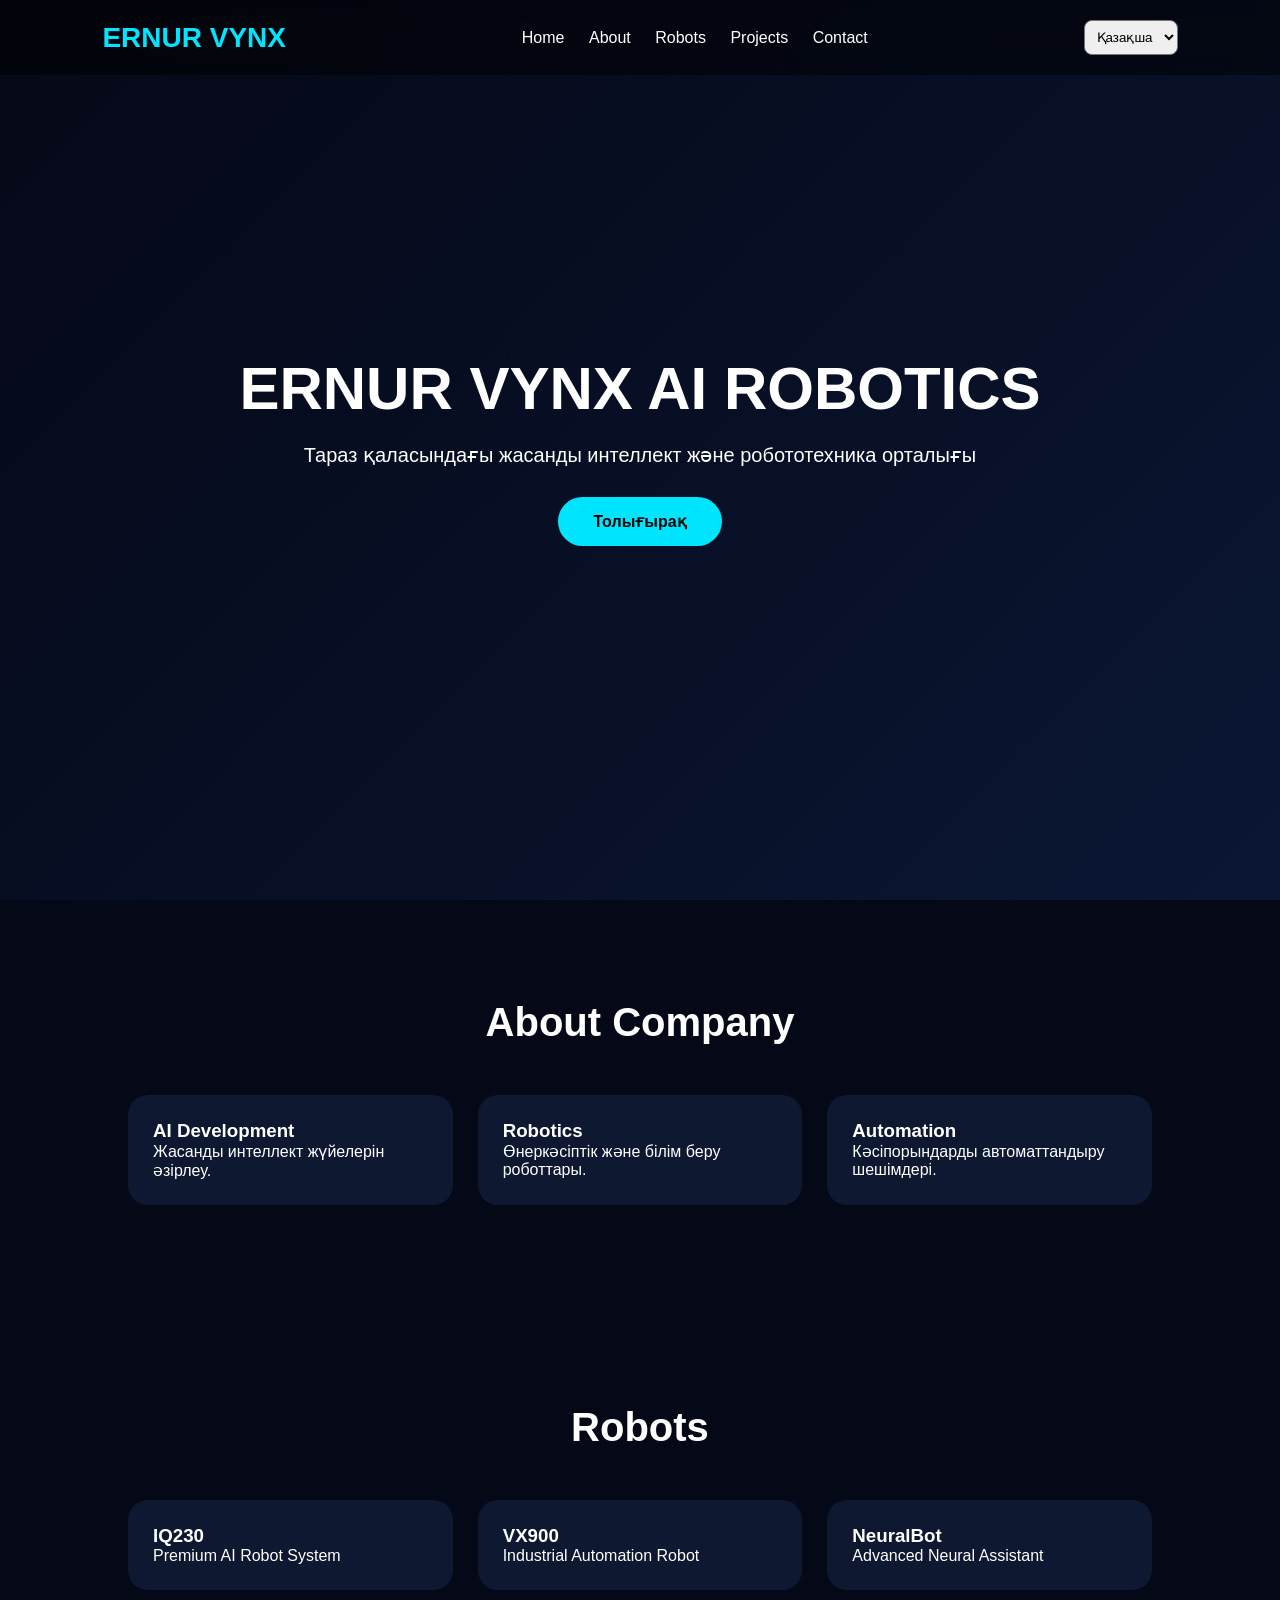
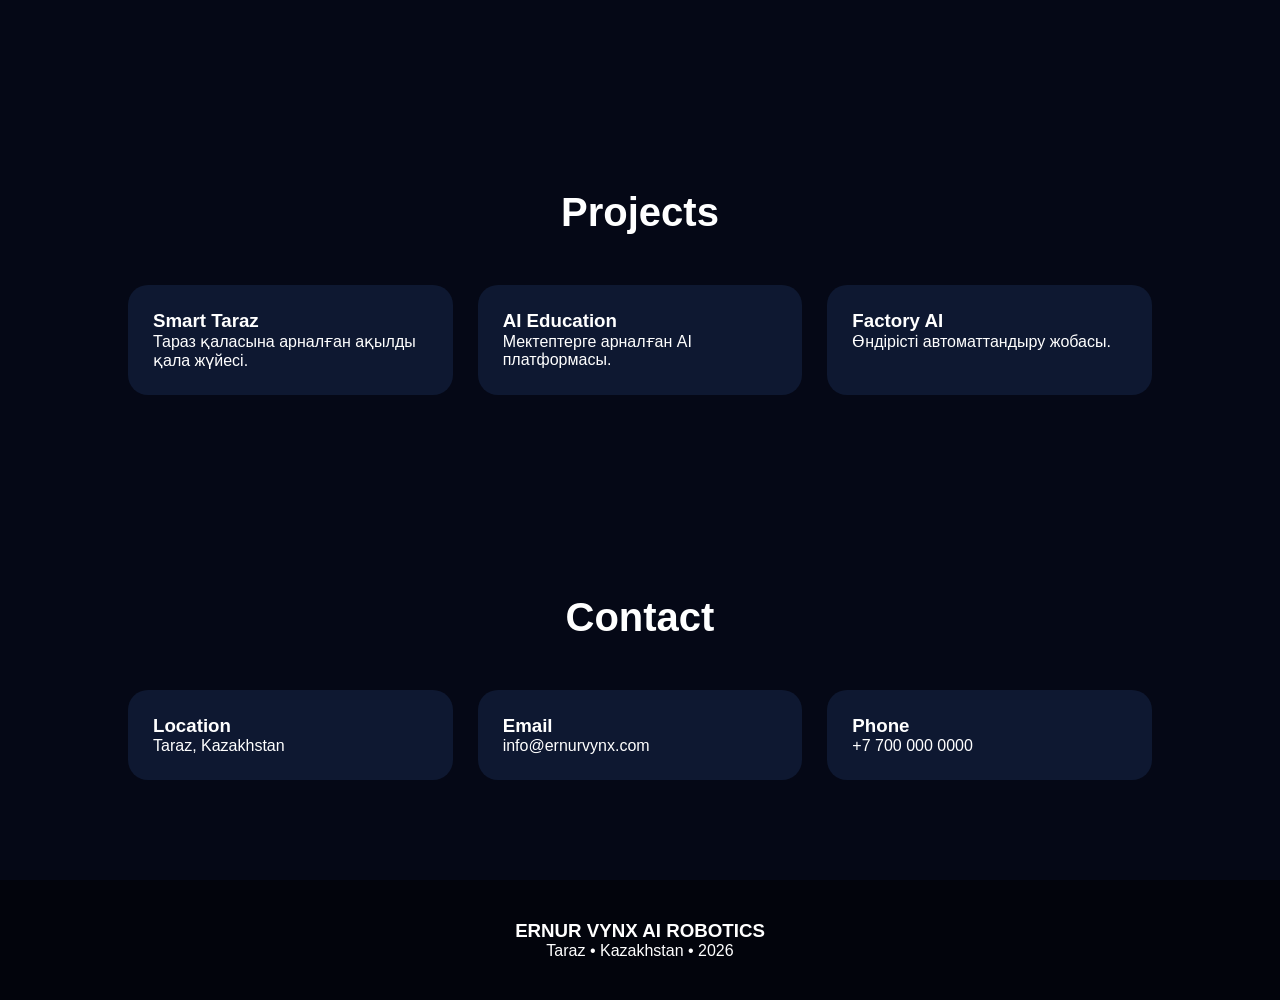
<file: index.html>
<!DOCTYPE html>
<html lang="kk">
<head>
<meta charset="UTF-8">
<meta name="viewport" content="width=device-width, initial-scale=1.0">
<title>ERNUR VYNX AI Robotics | Taraz</title>

<style>
*{
margin:0;
padding:0;
box-sizing:border-box;
font-family:Arial,sans-serif;
}

body{
background:#050816;
color:white;
overflow-x:hidden;
}

header{
position:fixed;
top:0;
left:0;
width:100%;
display:flex;
justify-content:space-between;
align-items:center;
padding:20px 8%;
background:rgba(0,0,0,.5);
backdrop-filter:blur(10px);
z-index:1000;
}

.logo{
font-size:28px;
font-weight:bold;
color:#00e5ff;
}

nav a{
color:white;
text-decoration:none;
margin-left:20px;
}

.hero{
height:100vh;
display:flex;
justify-content:center;
align-items:center;
text-align:center;
padding:20px;
background:linear-gradient(135deg,#050816,#0a1633);
}

.hero h1{
font-size:60px;
margin-bottom:20px;
}

.hero p{
font-size:20px;
max-width:700px;
margin:auto;
}

.btn{
display:inline-block;
margin-top:30px;
padding:15px 35px;
background:#00e5ff;
color:black;
border-radius:30px;
text-decoration:none;
font-weight:bold;
}

section{
padding:100px 10%;
}

.title{
font-size:40px;
text-align:center;
margin-bottom:50px;
}

.grid{
display:grid;
grid-template-columns:repeat(auto-fit,minmax(250px,1fr));
gap:25px;
}

.card{
background:#0e1831;
padding:25px;
border-radius:20px;
transition:.3s;
}

.card:hover{
transform:translateY(-8px);
}

footer{
padding:40px;
text-align:center;
background:#02040c;
}

.lang{
padding:8px;
border-radius:8px;
}

@media(max-width:768px){
.hero h1{
font-size:38px;
}
}
</style>

</head>
<body>

<header>

<div class="logo">
ERNUR VYNX
</div>

<nav>
<a href="#home">Home</a>
<a href="#about">About</a>
<a href="#robots">Robots</a>
<a href="#projects">Projects</a>
<a href="#contact">Contact</a>
</nav>

<select class="lang" id="lang">
<option value="kz">Қазақша</option>
<option value="ru">Русский</option>
<option value="en">English</option>
</select>

</header>

<section class="hero" id="home">

<div>

<h1 id="title">
ERNUR VYNX AI ROBOTICS
</h1>

<p id="subtitle">
Тараз қаласындағы жасанды интеллект және робототехника орталығы
</p>

<a href="#about" class="btn" id="explore">
Толығырақ
</a>

</div>

</section>

<section id="about">

<h2 class="title">
About Company
</h2>

<div class="grid">

<div class="card">
<h3>AI Development</h3>
<p>
Жасанды интеллект жүйелерін әзірлеу.
</p>
</div>

<div class="card">
<h3>Robotics</h3>
<p>
Өнеркәсіптік және білім беру роботтары.
</p>
</div>

<div class="card">
<h3>Automation</h3>
<p>
Кәсіпорындарды автоматтандыру шешімдері.
</p>
</div>

</div>

</section>

<section id="robots">

<h2 class="title">
Robots
</h2>

<div class="grid">

<div class="card">
<h3>IQ230</h3>
<p>
Premium AI Robot System
</p>
</div>

<div class="card">
<h3>VX900</h3>
<p>
Industrial Automation Robot
</p>
</div>

<div class="card">
<h3>NeuralBot</h3>
<p>
Advanced Neural Assistant
</p>
</div>

</div>

</section>

<section id="projects">

<h2 class="title">
Projects
</h2>

<div class="grid">

<div class="card">
<h3>Smart Taraz</h3>
<p>
Тараз қаласына арналған ақылды қала жүйесі.
</p>
</div>

<div class="card">
<h3>AI Education</h3>
<p>
Мектептерге арналған AI платформасы.
</p>
</div>

<div class="card">
<h3>Factory AI</h3>
<p>
Өндірісті автоматтандыру жобасы.
</p>
</div>

</div>

</section>

<section id="contact">

<h2 class="title">
Contact
</h2>

<div class="grid">

<div class="card">
<h3>Location</h3>
<p>
Taraz, Kazakhstan
</p>
</div>

<div class="card">
<h3>Email</h3>
<p>
info@ernurvynx.com
</p>
</div>

<div class="card">
<h3>Phone</h3>
<p>
+7 700 000 0000
</p>
</div>

</div>

</section>

<footer>

<h3>ERNUR VYNX AI ROBOTICS</h3>

<p>
Taraz • Kazakhstan • 2026
</p>

</footer>

<script>

const translations = {

kz:{
title:"ERNUR VYNX AI ROBOTICS",
subtitle:"Тараз қаласындағы жасанды интеллект және робототехника орталығы",
explore:"Толығырақ"
},

ru:{
title:"ERNUR VYNX AI ROBOTICS",
subtitle:"Центр искусственного интеллекта и робототехники города Тараз",
explore:"Подробнее"
},

en:{
title:"ERNUR VYNX AI ROBOTICS",
subtitle:"Artificial Intelligence and Robotics Center in Taraz",
explore:"Explore"
}

};

document.getElementById("lang").addEventListener("change",function(){

const lang=this.value;

document.getElementById("title").innerText=
translations[lang].title;

document.getElementById("subtitle").innerText=
translations[lang].subtitle;

document.getElementById("explore").innerText=
translations[lang].explore;

});

</script>

</body>
</html>
</file>
